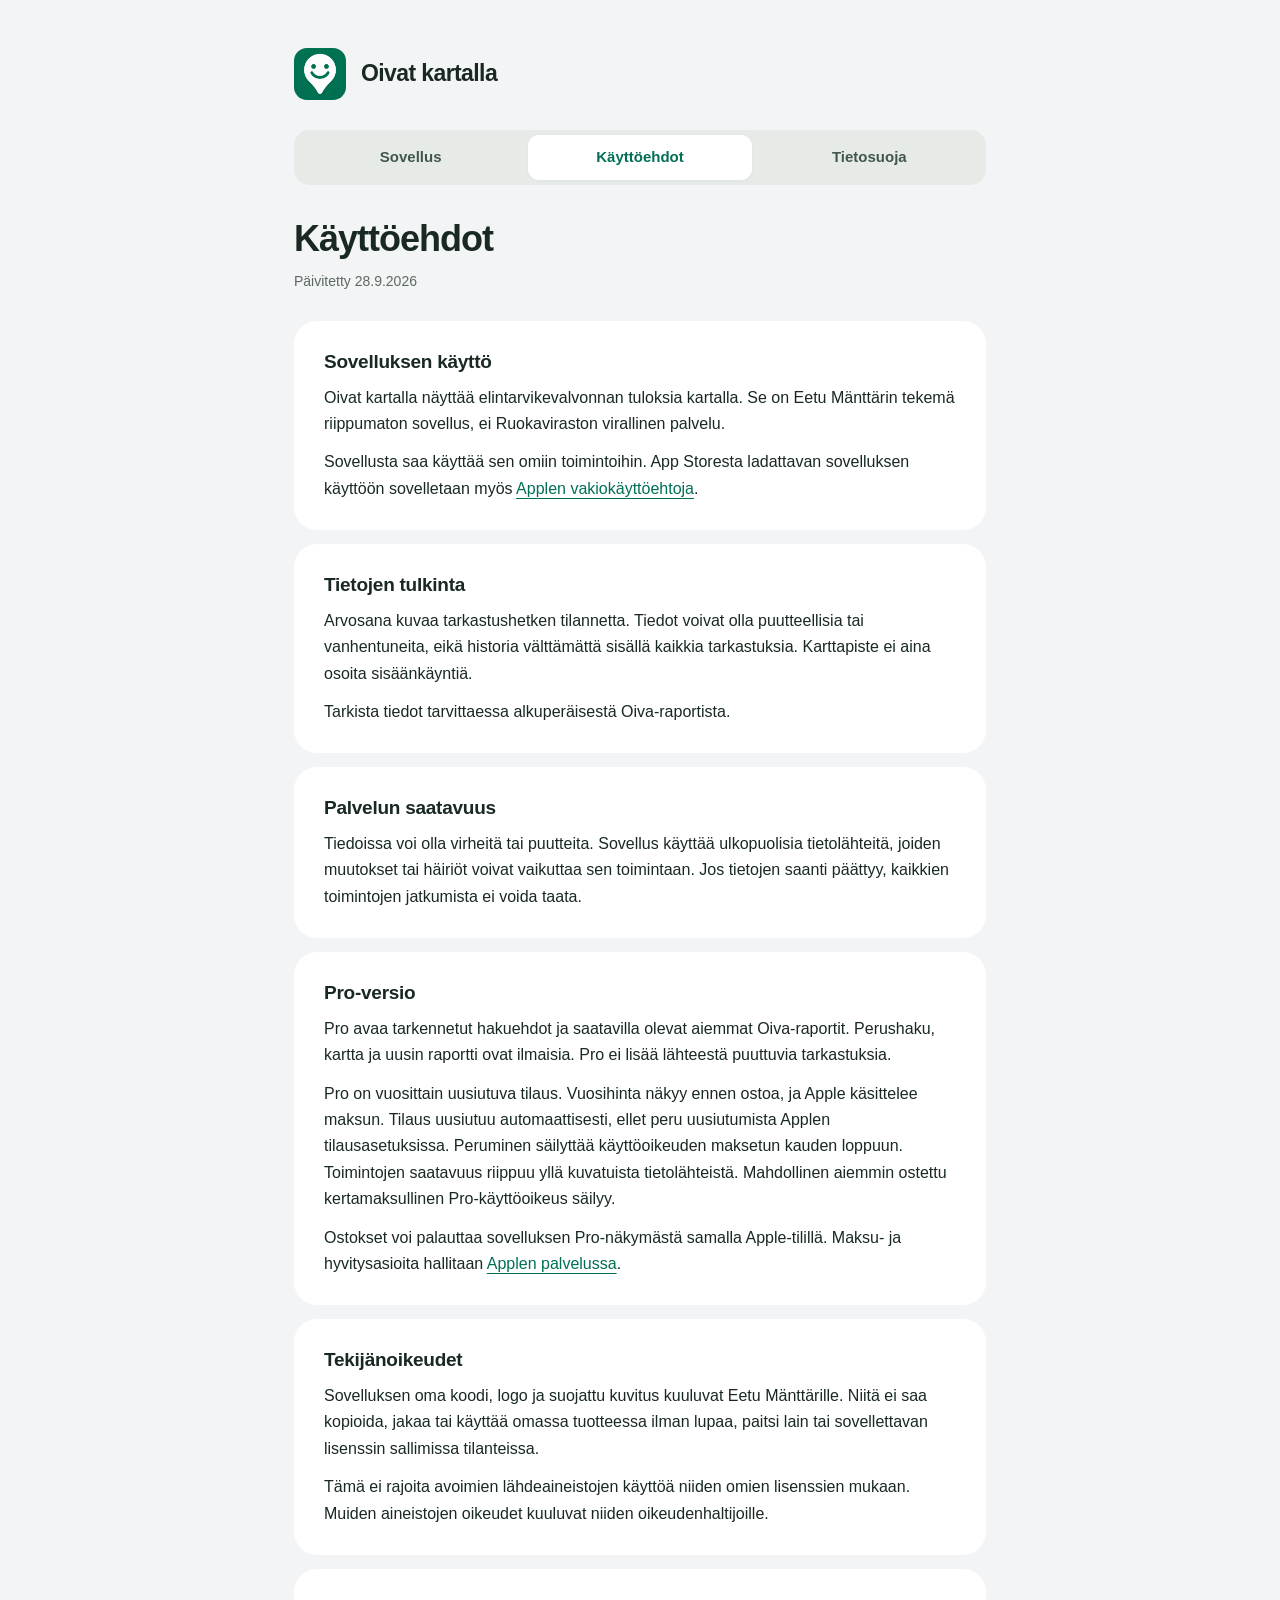
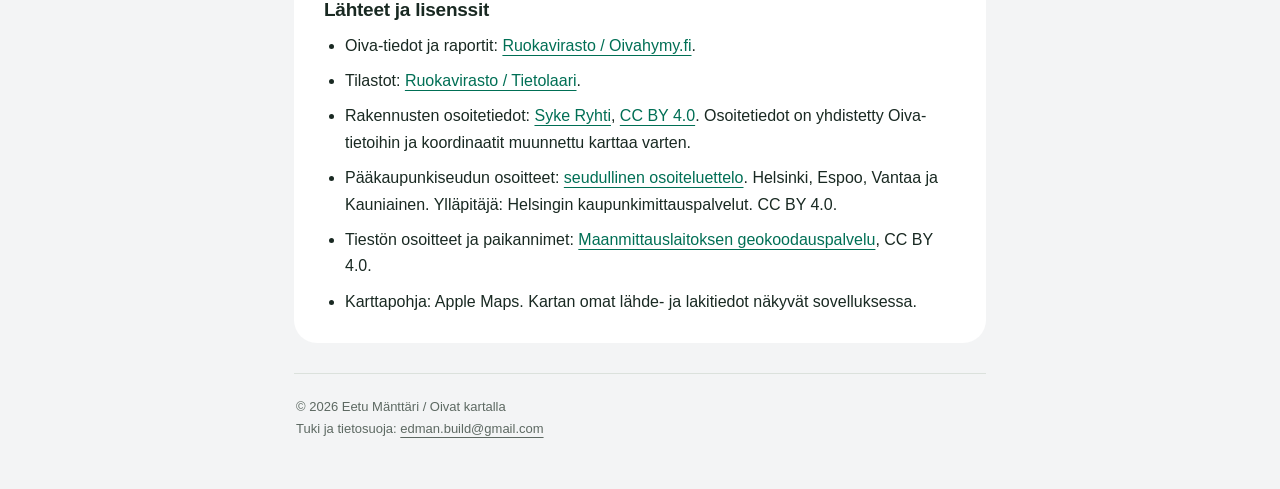
<file: index.html>
<!doctype html>
<html lang="fi"><head><meta charset="utf-8"><meta name="viewport" content="width=device-width, initial-scale=1"><meta name="color-scheme" content="light"><meta name="referrer" content="strict-origin-when-cross-origin"><title>Käyttöehdot / Oivat kartalla</title><meta name="description" content="Oivat kartalla -sovelluksen käyttöehdot. Julkaisija Eetu Mänttäri."><link rel="icon" href="icon.png"><link rel="apple-touch-icon" href="icon.png"><link rel="stylesheet" href="style.css"></head><body><a class="skip" href="#sisalto">Siirry sisältöön</a><div class="wrap"><header><a class="brand" href="./"><img src="icon.png" alt="" width="52" height="52">Oivat kartalla</a><nav aria-label="Sivut"><a href="sovellus/">Sovellus</a><a href="./" aria-current="page">Käyttöehdot</a><a href="tietosuoja.html" >Tietosuoja</a></nav></header><main id="sisalto"><h1>Käyttöehdot</h1><p class="updated">Päivitetty 28.9.2026</p><section class="card"><h2>Sovelluksen käyttö</h2><p>Oivat kartalla näyttää elintarvikevalvonnan tuloksia kartalla. Se on Eetu Mänttärin tekemä riippumaton sovellus, ei Ruokaviraston virallinen palvelu.</p><p>Sovellusta saa käyttää sen omiin toimintoihin. App Storesta ladattavan sovelluksen käyttöön sovelletaan myös <a href="https://www.apple.com/legal/internet-services/itunes/dev/stdeula/">Applen vakiokäyttöehtoja</a>.</p></section>
<section class="card"><h2>Tietojen tulkinta</h2><p>Arvosana kuvaa tarkastushetken tilannetta. Tiedot voivat olla puutteellisia tai vanhentuneita, eikä historia välttämättä sisällä kaikkia tarkastuksia. Karttapiste ei aina osoita sisäänkäyntiä.</p><p>Tarkista tiedot tarvittaessa alkuperäisestä Oiva-raportista.</p></section>
<section class="card"><h2>Palvelun saatavuus</h2><p>Tiedoissa voi olla virheitä tai puutteita. Sovellus käyttää ulkopuolisia tietolähteitä, joiden muutokset tai häiriöt voivat vaikuttaa sen toimintaan. Jos tietojen saanti päättyy, kaikkien toimintojen jatkumista ei voida taata.</p></section>
<section class="card"><h2>Pro-versio</h2><p>Pro avaa tarkennetut hakuehdot ja saatavilla olevat aiemmat Oiva-raportit. Perushaku, kartta ja uusin raportti ovat ilmaisia. Pro ei lisää lähteestä puuttuvia tarkastuksia.</p><p>Pro on vuosittain uusiutuva tilaus. Vuosihinta näkyy ennen ostoa, ja Apple käsittelee maksun. Tilaus uusiutuu automaattisesti, ellet peru uusiutumista Applen tilausasetuksissa. Peruminen säilyttää käyttöoikeuden maksetun kauden loppuun. Toimintojen saatavuus riippuu yllä kuvatuista tietolähteistä. Mahdollinen aiemmin ostettu kertamaksullinen Pro-käyttöoikeus säilyy.</p><p>Ostokset voi palauttaa sovelluksen Pro-näkymästä samalla Apple-tilillä. Maksu- ja hyvitysasioita hallitaan <a href="https://reportaproblem.apple.com/">Applen palvelussa</a>.</p></section>
<section class="card"><h2>Tekijänoikeudet</h2><p>Sovelluksen oma koodi, logo ja suojattu kuvitus kuuluvat Eetu Mänttärille. Niitä ei saa kopioida, jakaa tai käyttää omassa tuotteessa ilman lupaa, paitsi lain tai sovellettavan lisenssin sallimissa tilanteissa.</p><p>Tämä ei rajoita avoimien lähdeaineistojen käyttöä niiden omien lisenssien mukaan. Muiden aineistojen oikeudet kuuluvat niiden oikeudenhaltijoille.</p></section>
<section class="card"><h2>Lähteet ja lisenssit</h2><ul><li>Oiva-tiedot ja raportit: <a href="https://www.oivahymy.fi/">Ruokavirasto / Oivahymy.fi</a>.</li><li>Tilastot: <a href="https://www.oivahymy.fi/avoin-tieto">Ruokavirasto / Tietolaari</a>.</li><li>Rakennusten osoitetiedot: <a href="https://ckan.ymparisto.fi/dataset/rakennetun-ympariston-tietojarjestelman-rakennusten-osoitetiedot">Syke Ryhti</a>, <a href="https://creativecommons.org/licenses/by/4.0/deed.fi">CC BY 4.0</a>. Osoitetiedot on yhdistetty Oiva-tietoihin ja koordinaatit muunnettu karttaa varten.</li><li>Pääkaupunkiseudun osoitteet: <a href="https://hri.fi/data/dataset/seudullinen-osoiteluettelo">seudullinen osoiteluettelo</a>. Helsinki, Espoo, Vantaa ja Kauniainen. Ylläpitäjä: Helsingin kaupunkimittauspalvelut. CC BY 4.0.</li><li>Tiestön osoitteet ja paikannimet: <a href="https://www.maanmittauslaitos.fi/geokoodauspalvelu">Maanmittauslaitoksen geokoodauspalvelu</a>, CC BY 4.0.</li><li>Karttapohja: Apple Maps. Kartan omat lähde- ja lakitiedot näkyvät sovelluksessa.</li></ul></section></main><footer>© 2026 Eetu Mänttäri / Oivat kartalla<br>Tuki ja tietosuoja: <a href="mailto:edman.build@gmail.com">edman.build@gmail.com</a></footer></div></body></html>
</file>
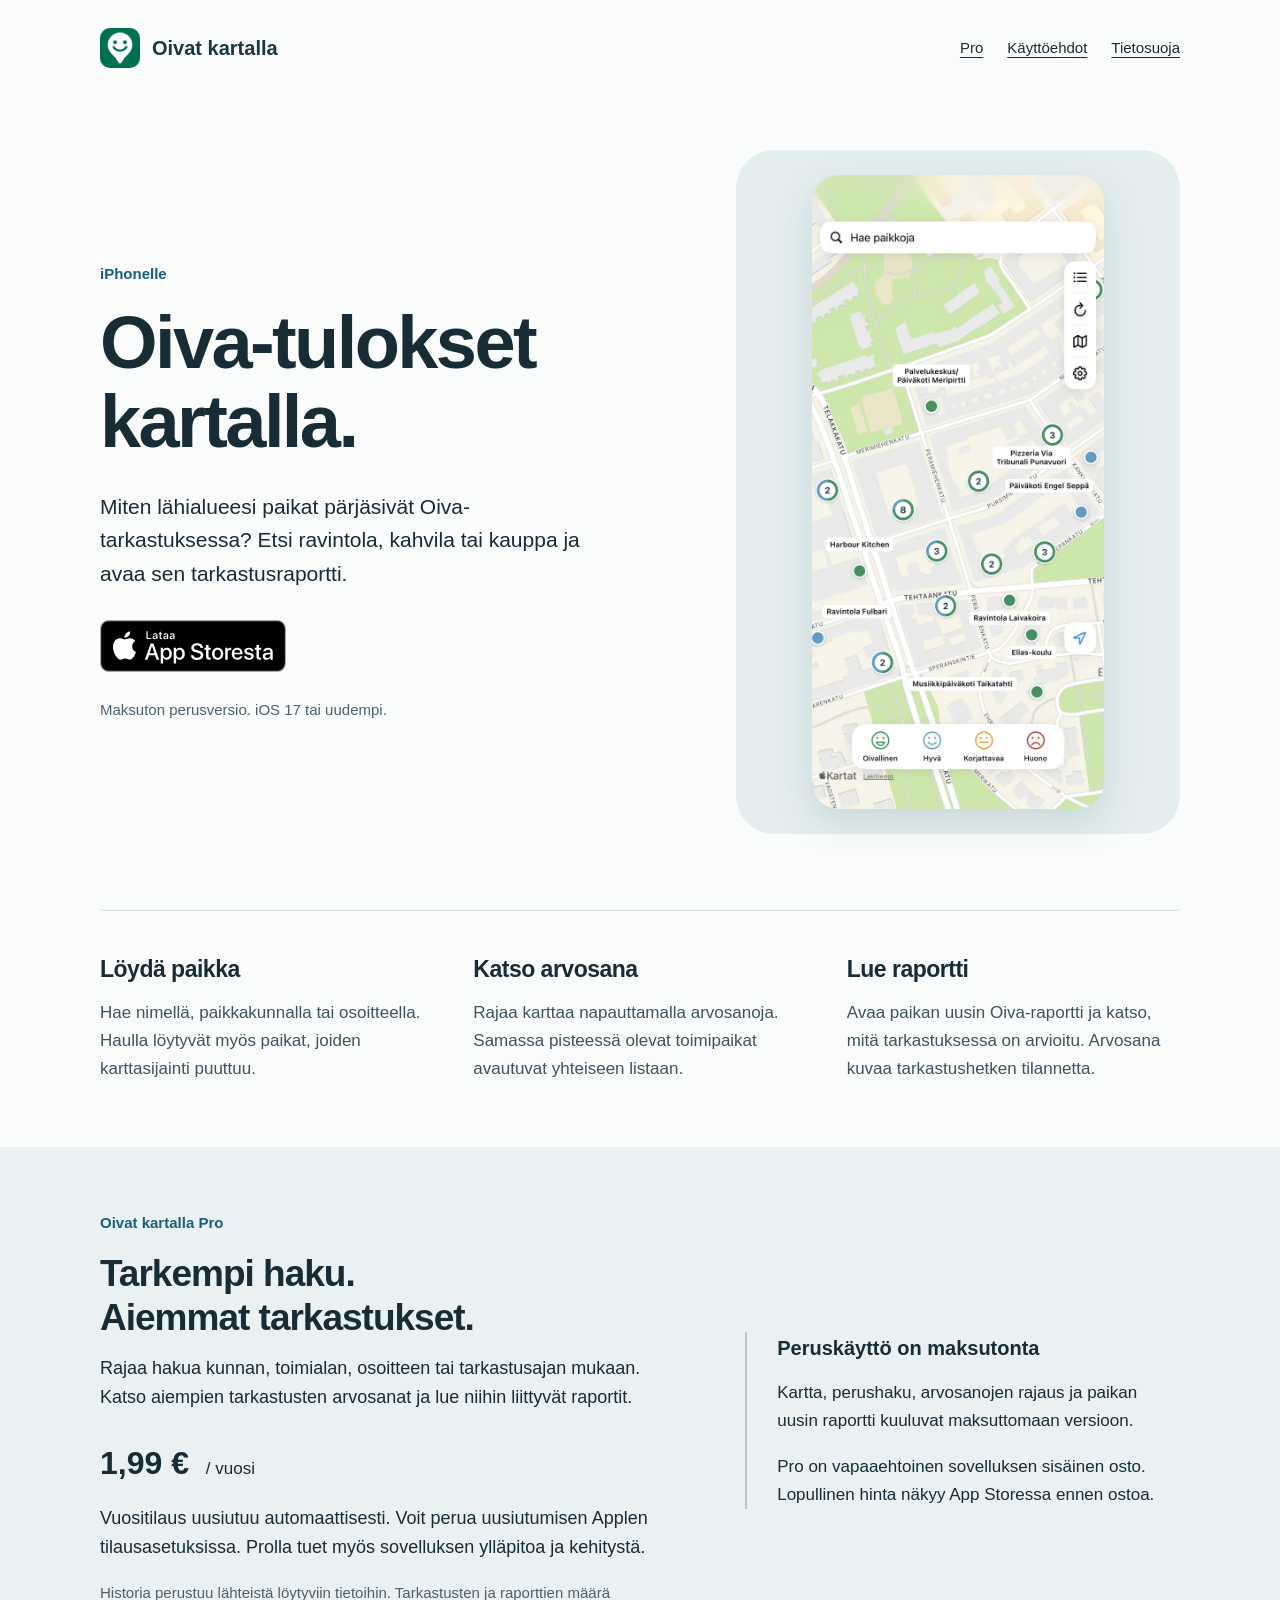
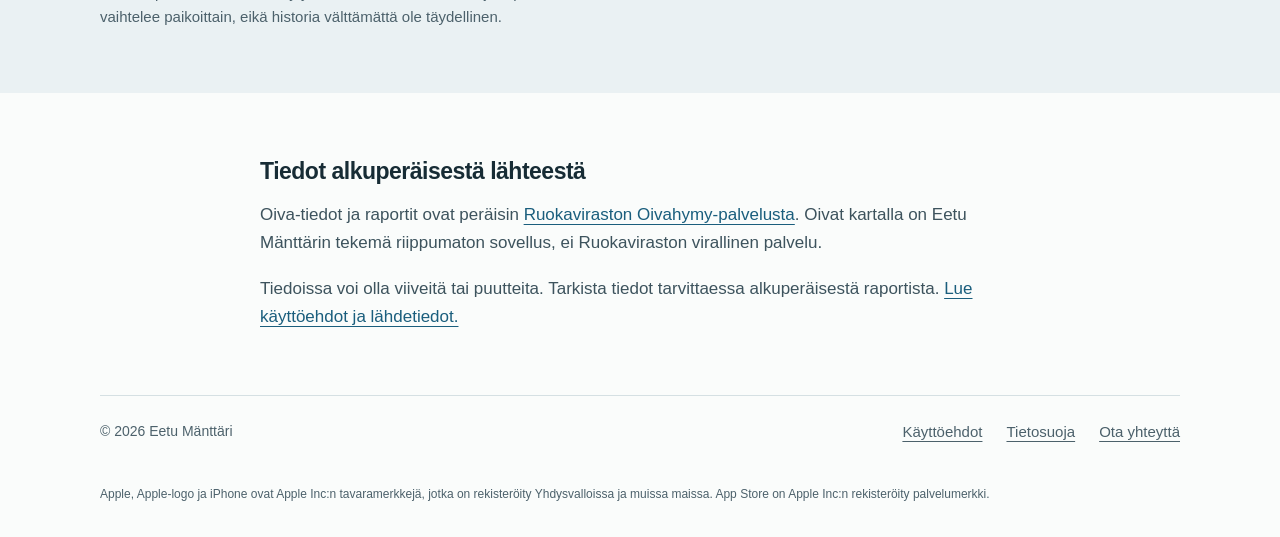
<file: sovellus/index.html>
<!doctype html>
<html lang="fi">
<head>
<meta charset="utf-8">
<meta name="viewport" content="width=device-width, initial-scale=1">
<meta name="theme-color" content="#1a5e7d">
<meta name="description" content="Oivat kartalla tuo ravintoloiden, kahviloiden ja kauppojen Oiva-tulokset iPhonen kartalle. Etsi paikka, katso arvosana ja avaa tarkastusraportti.">
<meta name="robots" content="index,follow,max-image-preview:large">
<title>Oivat kartalla – Oiva-tulokset ja tarkastusraportit iPhonelle</title>
<link rel="canonical" href="https://edman01.github.io/oivat-kartalla-info/sovellus/">
<link rel="icon" href="../icon.png">
<link rel="apple-touch-icon" href="../icon.png">
<link rel="stylesheet" href="site.css">
<meta property="og:type" content="website">
<meta property="og:locale" content="fi_FI">
<meta property="og:site_name" content="Oivat kartalla">
<meta property="og:title" content="Oiva-tulokset kartalla">
<meta property="og:description" content="Etsi ravintola, kahvila tai kauppa. Katso Oiva-arvosana ja lue tarkastusraportti suoraan iPhonella.">
<meta property="og:url" content="https://edman01.github.io/oivat-kartalla-info/sovellus/">
<meta property="og:image" content="https://edman01.github.io/oivat-kartalla-info/sovellus/assets/jakokuva.png">
<meta property="og:image:width" content="1200">
<meta property="og:image:height" content="630">
<meta property="og:image:alt" content="Oivat kartalla. Oiva-tulokset ja tarkastusraportit iPhonella.">
<meta name="twitter:card" content="summary_large_image">
<script type="application/ld+json">{"@context":"https://schema.org","@type":"MobileApplication","name":"Oivat kartalla","url":"https://edman01.github.io/oivat-kartalla-info/sovellus/","description":"Ravintoloiden, kahviloiden ja kauppojen Oiva-tulokset kartalla. Hae paikkoja ja lue tarkastusraportteja.","operatingSystem":"iOS 17.0 tai uudempi","applicationCategory":"LifestyleApplication","inLanguage":"fi","image":"https://edman01.github.io/oivat-kartalla-info/icon.png","author":{"@type":"Person","name":"Eetu Mänttäri"}}</script>
</head>
<body>
<a class="skip" href="#sisalto">Siirry sisältöön</a>
<header class="wrap header"><a class="brand" href="./"><img src="../icon.png" alt="" width="40" height="40">Oivat kartalla</a><nav aria-label="Päävalikko"><a href="#pro">Pro</a><a href="../">Käyttöehdot</a><a href="../tietosuoja.html">Tietosuoja</a></nav></header>
<main id="sisalto">
<section class="wrap hero">
<div class="hero-copy"><p class="eyebrow">iPhonelle</p><h1>Oiva-tulokset<br>kartalla.</h1><p class="lead">Miten lähialueesi paikat pärjäsivät Oiva-tarkastuksessa? Etsi ravintola, kahvila tai kauppa ja avaa sen tarkastusraportti.</p><a class="app-store-badge" href="https://apps.apple.com/fi/app/oivat-kartalla/id6814926304"><img src="assets/app-store-fi.svg" alt="Lataa App Storesta" width="186" height="52"></a><p class="small">Maksuton perusversio. iOS 17 tai uudempi.</p></div>
<div class="phone-wrap"><img class="phone" src="assets/kartta.webp" width="660" height="1434" alt="Oivat kartalla näyttää Helsingin toimipaikkojen nimet ja Oiva-arvosanat kartalla." fetchpriority="high"></div>
</section>
<section class="wrap features" aria-label="Sovelluksen ominaisuudet">
<article><h2>Löydä paikka</h2><p>Hae nimellä, paikkakunnalla tai osoitteella. Haulla löytyvät myös paikat, joiden karttasijainti puuttuu.</p></article>
<article><h2>Katso arvosana</h2><p>Rajaa karttaa napauttamalla arvosanoja. Samassa pisteessä olevat toimipaikat avautuvat yhteiseen listaan.</p></article>
<article><h2>Lue raportti</h2><p>Avaa paikan uusin Oiva-raportti ja katso, mitä tarkastuksessa on arvioitu. Arvosana kuvaa tarkastushetken tilannetta.</p></article>
</section>
<section class="pro-section" id="pro"><div class="wrap pro-grid"><div><p class="eyebrow">Oivat kartalla Pro</p><h2>Tarkempi haku.<br>Aiemmat tarkastukset.</h2><p>Rajaa hakua kunnan, toimialan, osoitteen tai tarkastusajan mukaan. Katso aiempien tarkastusten arvosanat ja lue niihin liittyvät raportit.</p><p class="price">1,99 € <span>/ vuosi</span></p><p>Vuositilaus uusiutuu automaattisesti. Voit perua uusiutumisen Applen tilausasetuksissa. Prolla tuet myös sovelluksen ylläpitoa ja kehitystä.</p><p class="small">Historia perustuu lähteistä löytyviin tietoihin. Tarkastusten ja raporttien määrä vaihtelee paikoittain, eikä historia välttämättä ole täydellinen.</p></div><div class="pro-note"><h3>Peruskäyttö on maksutonta</h3><p>Kartta, perushaku, arvosanojen rajaus ja paikan uusin raportti kuuluvat maksuttomaan versioon.</p><p>Pro on vapaaehtoinen sovelluksen sisäinen osto. Lopullinen hinta näkyy App Storessa ennen ostoa.</p></div></div></section>
<section class="wrap source"><h2>Tiedot alkuperäisestä lähteestä</h2><p>Oiva-tiedot ja raportit ovat peräisin <a href="https://www.oivahymy.fi/">Ruokaviraston Oivahymy-palvelusta</a>. Oivat kartalla on Eetu Mänttärin tekemä riippumaton sovellus, ei Ruokaviraston virallinen palvelu.</p><p>Tiedoissa voi olla viiveitä tai puutteita. Tarkista tiedot tarvittaessa alkuperäisestä raportista. <a href="../">Lue käyttöehdot ja lähdetiedot.</a></p></section>
</main>
<footer class="wrap footer"><p>© 2026 Eetu Mänttäri</p><nav aria-label="Lisätiedot"><a href="../">Käyttöehdot</a><a href="../tietosuoja.html">Tietosuoja</a><a href="mailto:edman.build@gmail.com">Ota yhteyttä</a></nav><p class="trademark">Apple, Apple-logo ja iPhone ovat Apple Inc:n tavaramerkkejä, jotka on rekisteröity Yhdysvalloissa ja muissa maissa. App Store on Apple Inc:n rekisteröity palvelumerkki.</p></footer>
</body></html>
</file>
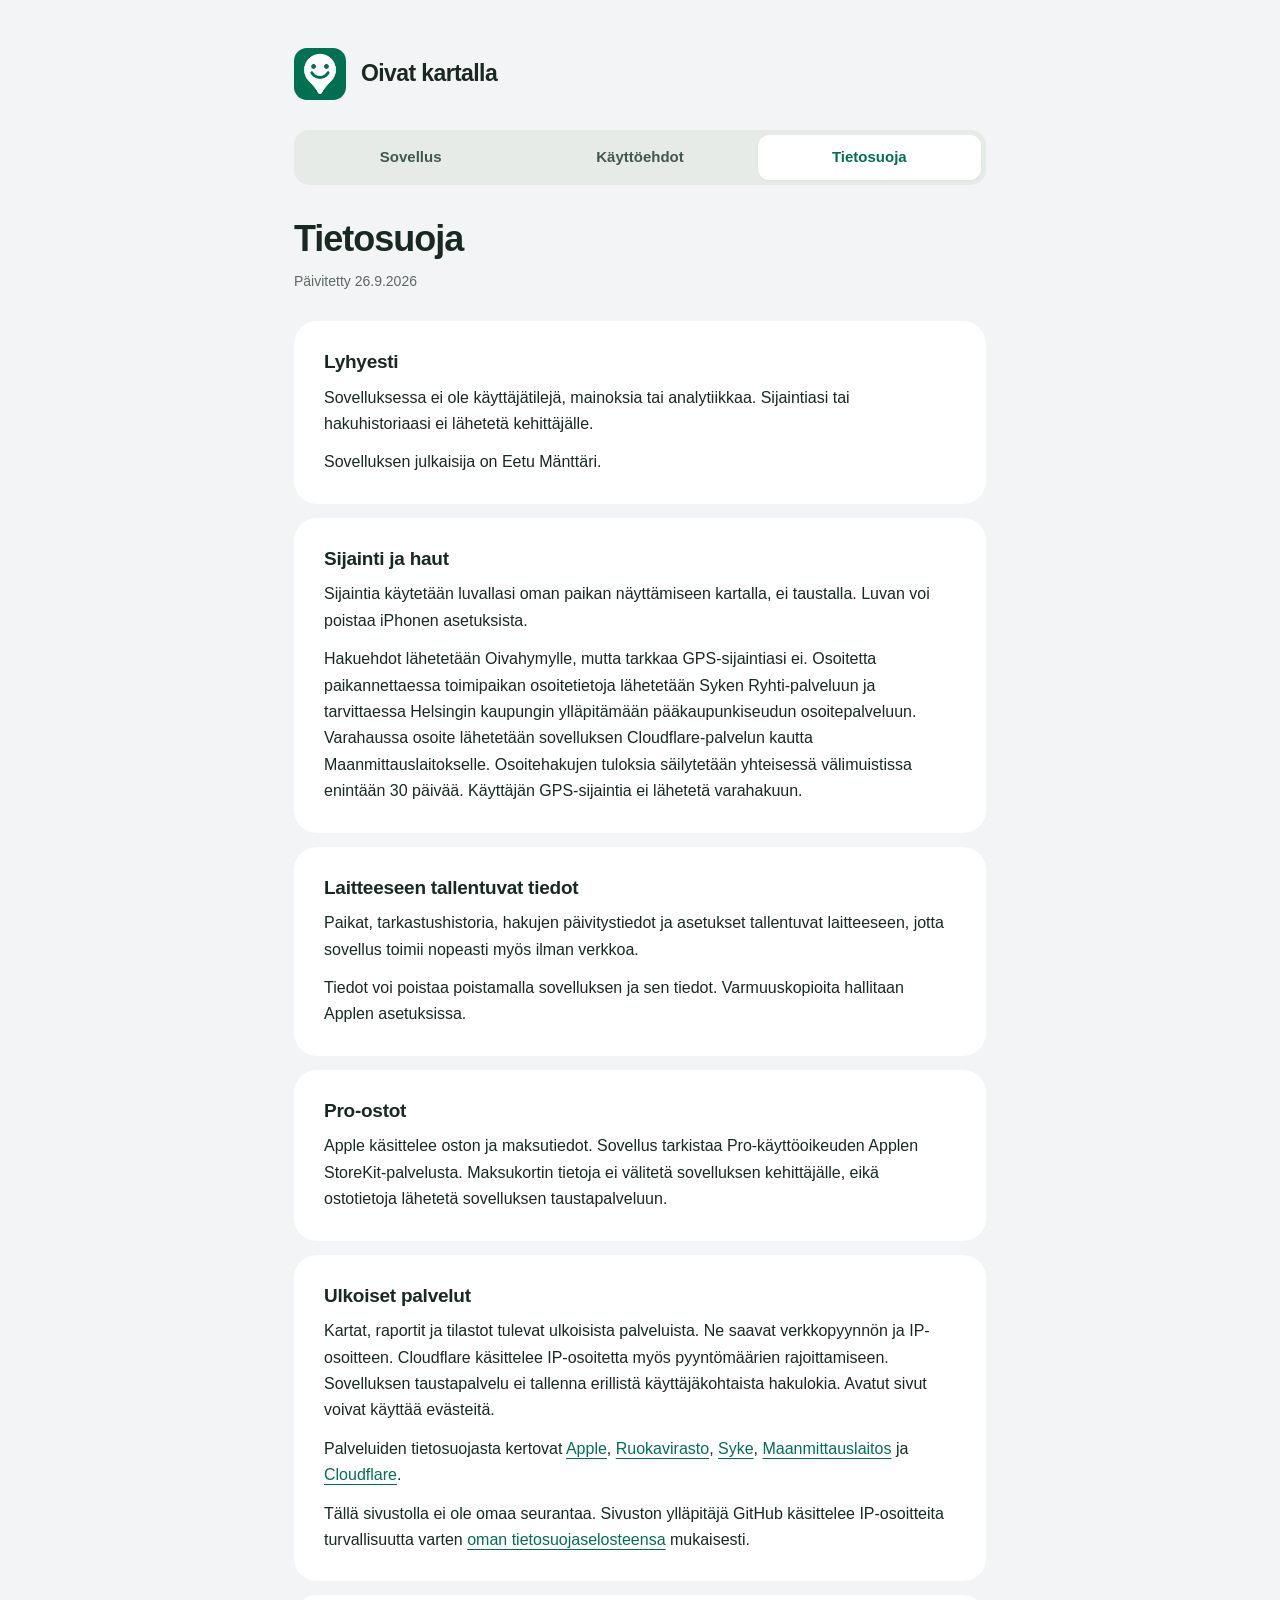
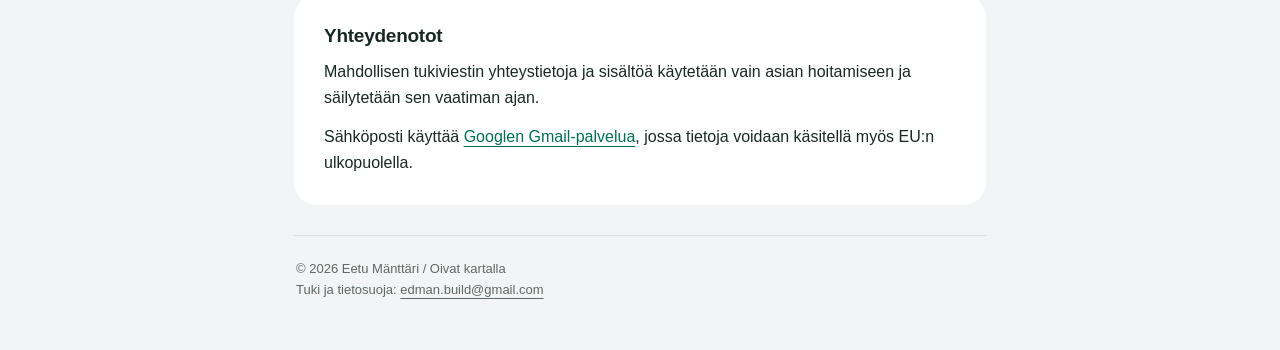
<file: tietosuoja.html>
<!doctype html>
<html lang="fi"><head><meta charset="utf-8"><meta name="viewport" content="width=device-width, initial-scale=1"><meta name="color-scheme" content="light"><meta name="referrer" content="strict-origin-when-cross-origin"><title>Tietosuoja / Oivat kartalla</title><meta name="description" content="Oivat kartalla -sovelluksen tietosuoja. Julkaisija Eetu Mänttäri."><link rel="icon" href="icon.png"><link rel="apple-touch-icon" href="icon.png"><link rel="stylesheet" href="style.css"></head><body><a class="skip" href="#sisalto">Siirry sisältöön</a><div class="wrap"><header><a class="brand" href="./"><img src="icon.png" alt="" width="52" height="52">Oivat kartalla</a><nav aria-label="Sivut"><a href="sovellus/">Sovellus</a><a href="./" >Käyttöehdot</a><a href="tietosuoja.html" aria-current="page">Tietosuoja</a></nav></header><main id="sisalto"><h1>Tietosuoja</h1><p class="updated">Päivitetty 26.9.2026</p><section class="card"><h2>Lyhyesti</h2><p>Sovelluksessa ei ole käyttäjätilejä, mainoksia tai analytiikkaa. Sijaintiasi tai hakuhistoriaasi ei lähetetä kehittäjälle.</p><p>Sovelluksen julkaisija on Eetu Mänttäri.</p></section>
<section class="card"><h2>Sijainti ja haut</h2><p>Sijaintia käytetään luvallasi oman paikan näyttämiseen kartalla, ei taustalla. Luvan voi poistaa iPhonen asetuksista.</p><p>Hakuehdot lähetetään Oivahymylle, mutta tarkkaa GPS-sijaintiasi ei. Osoitetta paikannettaessa toimipaikan osoitetietoja lähetetään Syken Ryhti-palveluun ja tarvittaessa Helsingin kaupungin ylläpitämään pääkaupunkiseudun osoitepalveluun. Varahaussa osoite lähetetään sovelluksen Cloudflare-palvelun kautta Maanmittauslaitokselle. Osoitehakujen tuloksia säilytetään yhteisessä välimuistissa enintään 30 päivää. Käyttäjän GPS-sijaintia ei lähetetä varahakuun.</p></section>
<section class="card"><h2>Laitteeseen tallentuvat tiedot</h2><p>Paikat, tarkastushistoria, hakujen päivitystiedot ja asetukset tallentuvat laitteeseen, jotta sovellus toimii nopeasti myös ilman verkkoa.</p><p>Tiedot voi poistaa poistamalla sovelluksen ja sen tiedot. Varmuuskopioita hallitaan Applen asetuksissa.</p></section>
<section class="card"><h2>Pro-ostot</h2><p>Apple käsittelee oston ja maksutiedot. Sovellus tarkistaa Pro-käyttöoikeuden Applen StoreKit-palvelusta. Maksukortin tietoja ei välitetä sovelluksen kehittäjälle, eikä ostotietoja lähetetä sovelluksen taustapalveluun.</p></section>
<section class="card"><h2>Ulkoiset palvelut</h2><p>Kartat, raportit ja tilastot tulevat ulkoisista palveluista. Ne saavat verkkopyynnön ja IP-osoitteen. Cloudflare käsittelee IP-osoitetta myös pyyntömäärien rajoittamiseen. Sovelluksen taustapalvelu ei tallenna erillistä käyttäjäkohtaista hakulokia. Avatut sivut voivat käyttää evästeitä.</p><p>Palveluiden tietosuojasta kertovat <a href="https://www.apple.com/legal/privacy/fi/">Apple</a>, <a href="https://www.ruokavirasto.fi/tietoa-meista/asiointi/tietosuoja/">Ruokavirasto</a>, <a href="https://www.syke.fi/fi/tietoa-meista/tietosuoja">Syke</a>, <a href="https://www.maanmittauslaitos.fi/tietoa-maanmittauslaitoksesta/tietosuoja">Maanmittauslaitos</a> ja <a href="https://www.cloudflare.com/privacypolicy/">Cloudflare</a>.</p><p>Tällä sivustolla ei ole omaa seurantaa. Sivuston ylläpitäjä GitHub käsittelee IP-osoitteita turvallisuutta varten <a href="https://docs.github.com/en/site-policy/privacy-policies/github-general-privacy-statement">oman tietosuojaselosteensa</a> mukaisesti.</p></section>
<section class="card"><h2>Yhteydenotot</h2><p>Mahdollisen tukiviestin yhteystietoja ja sisältöä käytetään vain asian hoitamiseen ja säilytetään sen vaatiman ajan.</p><p>Sähköposti käyttää <a href="https://policies.google.com/privacy?hl=fi">Googlen Gmail-palvelua</a>, jossa tietoja voidaan käsitellä myös EU:n ulkopuolella.</p></section></main><footer>© 2026 Eetu Mänttäri / Oivat kartalla<br>Tuki ja tietosuoja: <a href="mailto:edman.build@gmail.com">edman.build@gmail.com</a></footer></div></body></html>
</file>
<file: style.css>
*{box-sizing:border-box}html{color-scheme:light;scroll-behavior:smooth}body{margin:0;background:#f3f4f5;color:#192922;font:17px/1.65 -apple-system,BlinkMacSystemFont,"Segoe UI",sans-serif;-webkit-text-size-adjust:100%}a{color:#006f55;text-underline-offset:4px}a:hover{text-decoration-thickness:2px}a:focus-visible{outline:3px solid #177fa7;outline-offset:5px;border-radius:3px}.wrap{max-width:740px;margin:auto;padding:48px 24px 28px}.brand{display:flex;align-items:center;gap:15px;text-decoration:none;color:inherit;font-size:23px;font-weight:650;letter-spacing:-.6px}.brand img{width:52px;height:52px;border-radius:13px}nav{display:flex;gap:6px;margin:30px 0 32px;padding:5px;background:#e7ebe8;border-radius:15px}nav a{flex:1;text-align:center;padding:10px 12px;border-radius:11px;text-decoration:none;font-size:15px;font-weight:600;color:#42574c}nav a[aria-current=page]{background:white;color:#006f55;box-shadow:0 1px 3px #10291a0b}h1{font-size:36px;line-height:1.2;letter-spacing:-1px;margin:0 0 10px}h2{font-size:19px;line-height:1.35;letter-spacing:-.25px;margin:0 0 10px}p{margin:0 0 12px}p:last-child{margin-bottom:0}.updated{font-size:14px;color:#5d6962;margin-bottom:28px}.card{background:#fff;border-radius:23px;padding:28px 30px;margin:14px 0}.card p,.card li{font-size:16px}ul{margin:0;padding-left:21px}li+li{margin-top:9px}.quiet{color:#5d6962}footer{border-top:1px solid #dbe1dc;margin-top:30px;padding:22px 2px;font-size:13px;color:#5d6962}footer a{color:inherit;overflow-wrap:anywhere}.skip{position:absolute;top:-70px;left:12px;background:white;padding:12px}.skip:focus{top:12px}main{outline:none}@media(max-width:480px){.wrap{padding:28px 18px 20px}.brand{font-size:22px}.brand img{width:46px;height:46px}nav{margin:24px 0 28px}h1{font-size:31px}.card{padding:23px 22px;border-radius:21px}}@media(prefers-reduced-motion:reduce){html{scroll-behavior:auto}}
</file>
<file: sovellus/site.css>
*{box-sizing:border-box}html{color-scheme:light;scroll-behavior:smooth;scroll-padding-top:24px}body{margin:0;background:#fafcfb;color:#172c35;font:18px/1.65 -apple-system,BlinkMacSystemFont,"Segoe UI",sans-serif;-webkit-text-size-adjust:100%}a{color:#1a5e7d;text-underline-offset:4px}a:hover{text-decoration-thickness:2px}a:focus-visible{outline:3px solid #1a5e7d;outline-offset:6px}.wrap{width:min(1080px,100% - 48px);margin-inline:auto}.header{display:flex;align-items:center;justify-content:space-between;gap:24px;padding-block:28px}.brand{display:flex;align-items:center;gap:12px;color:#173743;text-decoration:none;font-size:20px;font-weight:650;white-space:nowrap}.brand img{border-radius:10px}nav{display:flex;gap:24px;flex-wrap:wrap;font-size:15px}nav a{color:inherit}.hero{display:grid;grid-template-columns:1.25fr 1fr;align-items:center;gap:80px;padding-block:54px 76px}.eyebrow{font-size:15px;font-weight:650;color:#1a5e7d;margin:0 0 16px}h1{font-size:clamp(44px,6vw,74px);line-height:1.07;letter-spacing:-2.6px;margin:0 0 28px;font-weight:700}.lead{font-size:21px;line-height:1.6;max-width:490px;margin-bottom:30px}.app-store-badge{display:inline-block;margin:0 0 16px;line-height:0;text-decoration:none}.app-store-badge img{display:block;width:auto;height:52px;max-width:100%}.small{font-size:15px;line-height:1.6;color:#4c616b}.phone-wrap{display:flex;justify-content:center;padding:25px;background:#e4eeef;border-radius:38px}.phone{display:block;width:min(100%,292px);height:auto;border-radius:27px;box-shadow:0 14px 36px #183e4920}.features{display:grid;grid-template-columns:repeat(3,1fr);gap:40px;border-top:1px solid #d5e0e3;padding-block:44px 64px}h2{font-size:23px;line-height:1.3;letter-spacing:-.5px;margin:0 0 14px}p{margin:0 0 18px}p:last-child{margin-bottom:0}.features p{font-size:17px;color:#3d535d}.pro-section{background:#eaf1f3;padding-block:64px}.pro-grid{display:grid;grid-template-columns:1.3fr 1fr;gap:80px;align-items:center}.pro-grid h2{font-size:37px;line-height:1.18;letter-spacing:-1px}.price{font-size:32px;font-weight:650;margin-block:24px 14px}.price span{font-size:17px;font-weight:400;margin-left:8px}.pro-note{border-left:2px solid #aec8d3;padding-left:30px;font-size:17px}.pro-note h3{font-size:20px;margin:0 0 14px}.source{padding-block:64px;max-width:760px}.source p{font-size:17px;color:#3d535d}.footer{border-top:1px solid #d5e0e3;display:flex;flex-wrap:wrap;justify-content:space-between;gap:24px;padding-block:24px 34px;font-size:14px;color:#4c616b}.footer .trademark{flex-basis:100%;font-size:12px;line-height:1.5;margin:0}.skip{position:absolute;left:16px;top:-70px;background:white;padding:12px}.skip:focus{top:12px}@media(max-width:720px){.wrap{width:calc(100% - 40px)}.header{flex-wrap:wrap;padding-block:22px;gap:18px}nav{gap:20px}.hero{grid-template-columns:1fr;gap:36px;padding-block:32px 44px}h1{letter-spacing:-1.8px}.lead{font-size:19px}.phone-wrap{max-width:360px;width:100%;justify-self:center}.features{grid-template-columns:1fr;gap:28px;padding-block:34px 42px}.pro-section{padding-block:42px}.pro-grid{grid-template-columns:1fr;gap:32px}.pro-grid h2{font-size:32px}.pro-note{padding-left:22px}.source{padding-block:42px}.footer{flex-direction:column;gap:12px}.footer p{margin:0}}@media(prefers-reduced-motion:reduce){html{scroll-behavior:auto}}
</file>
